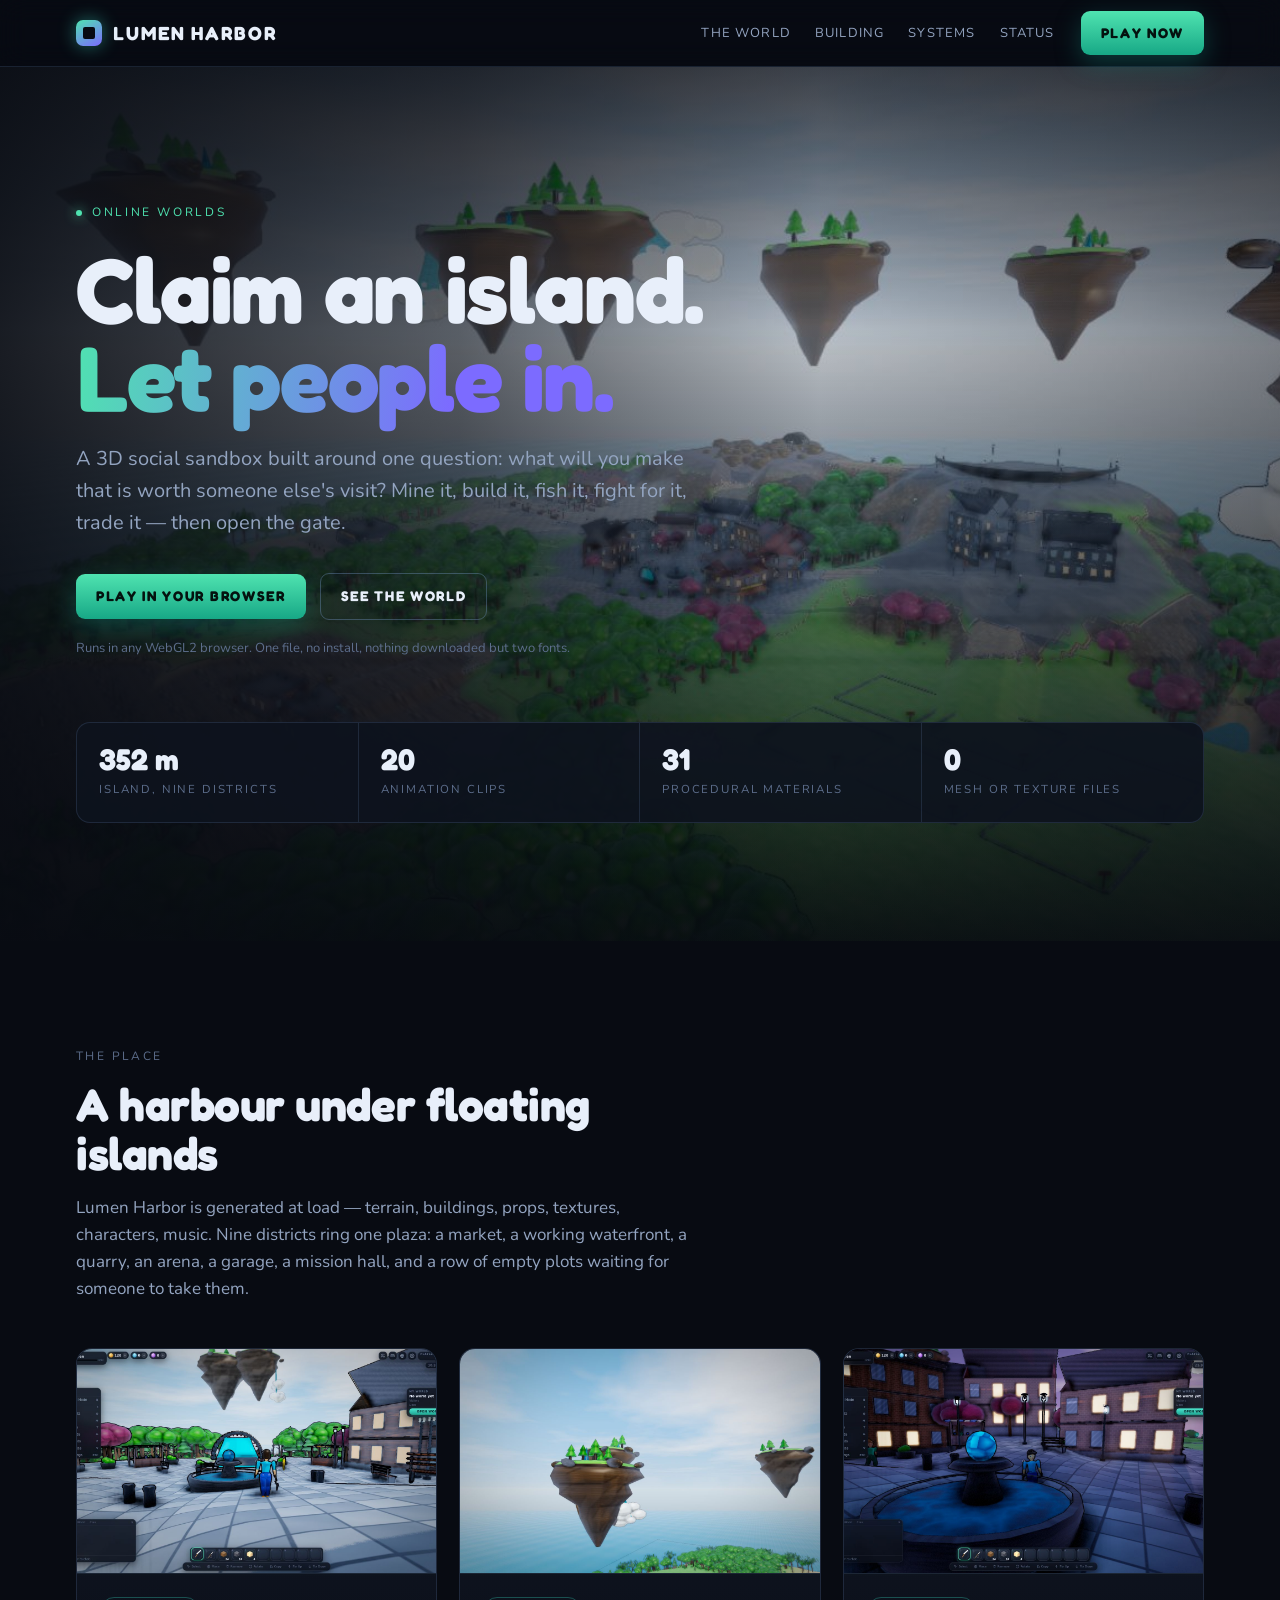
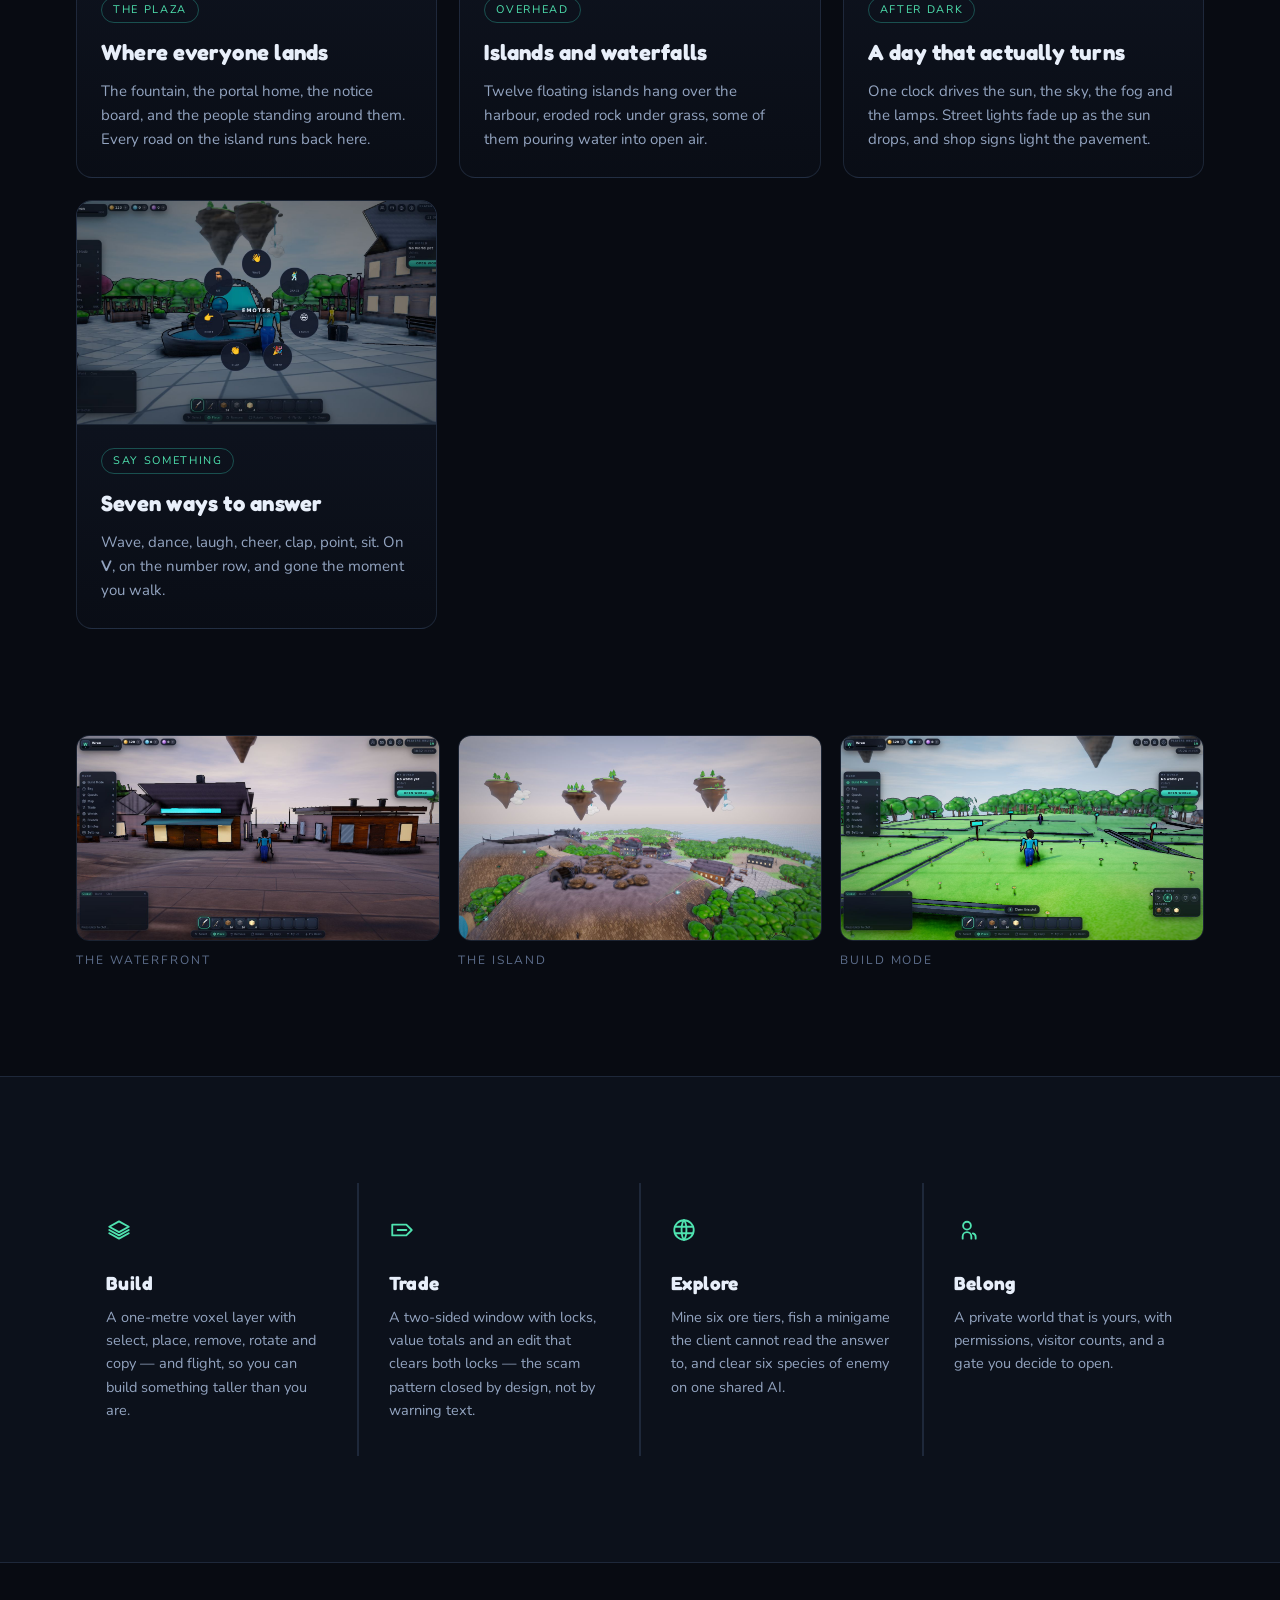
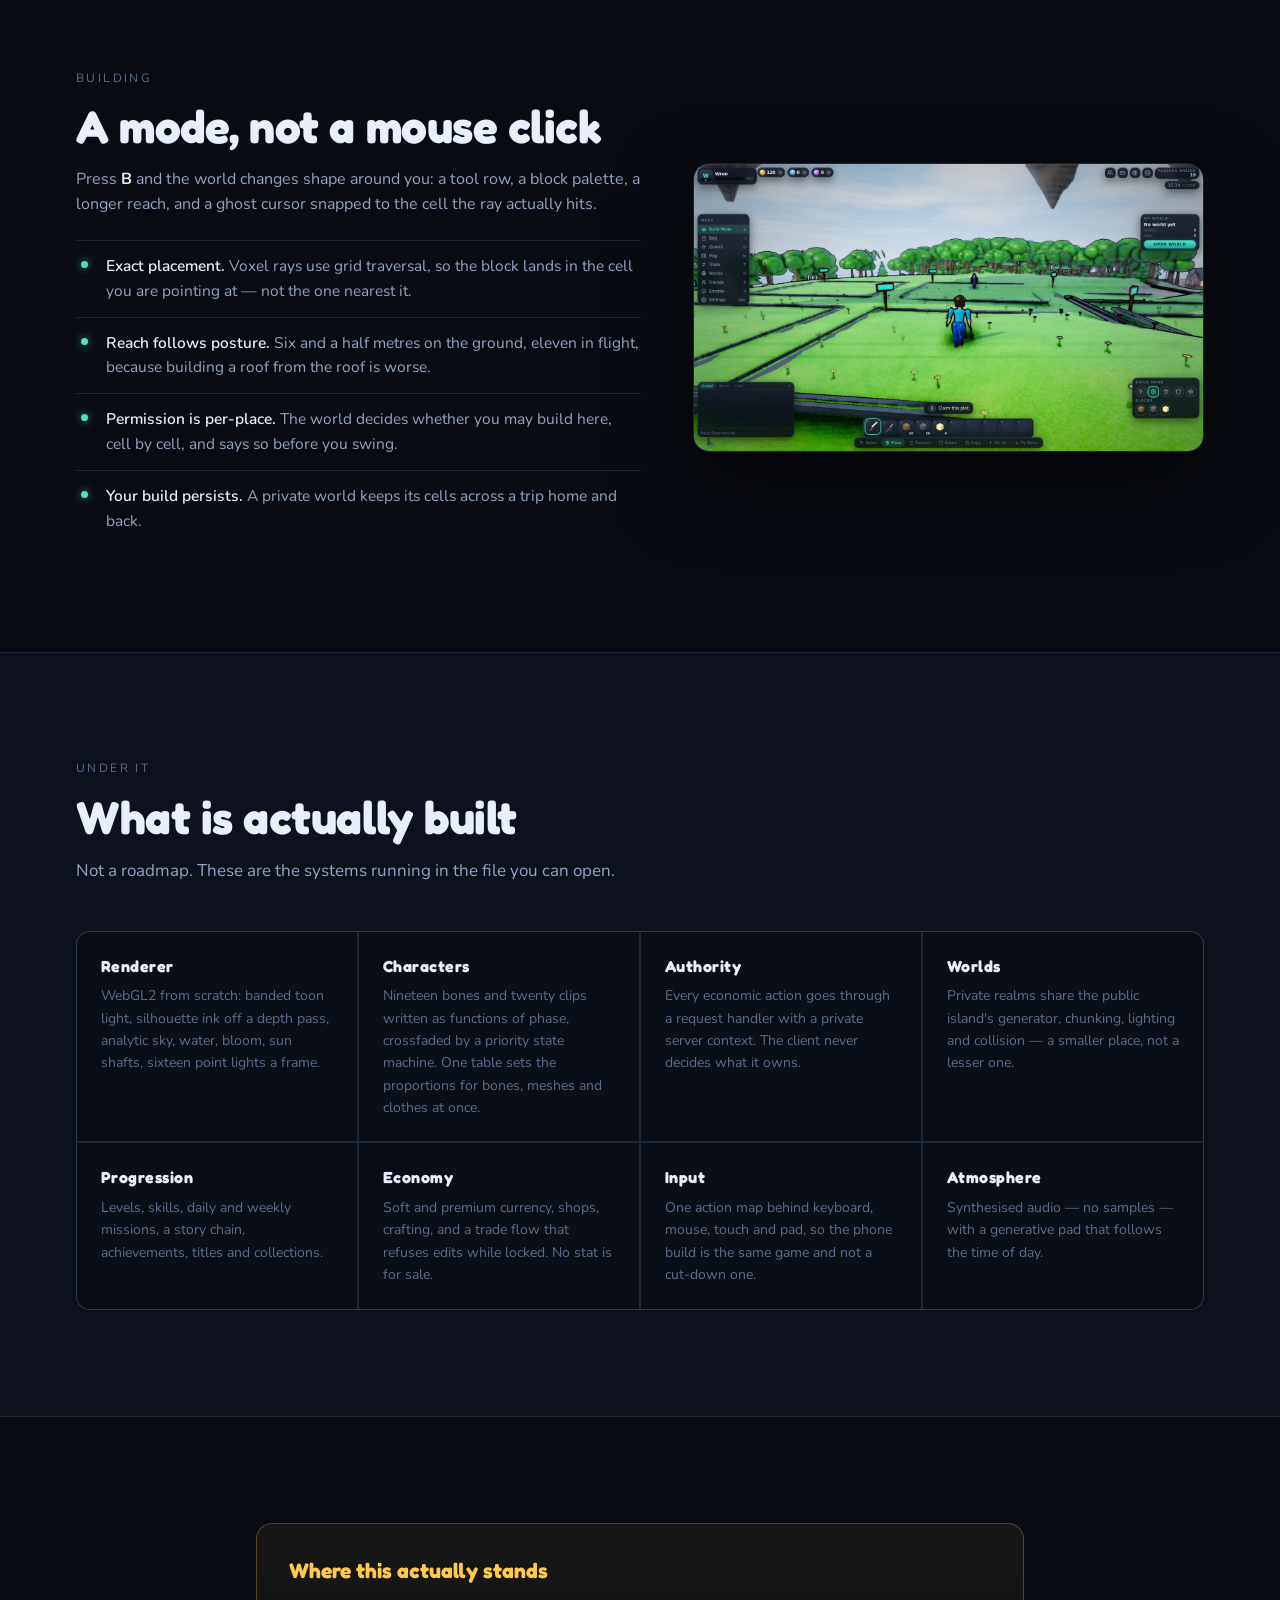
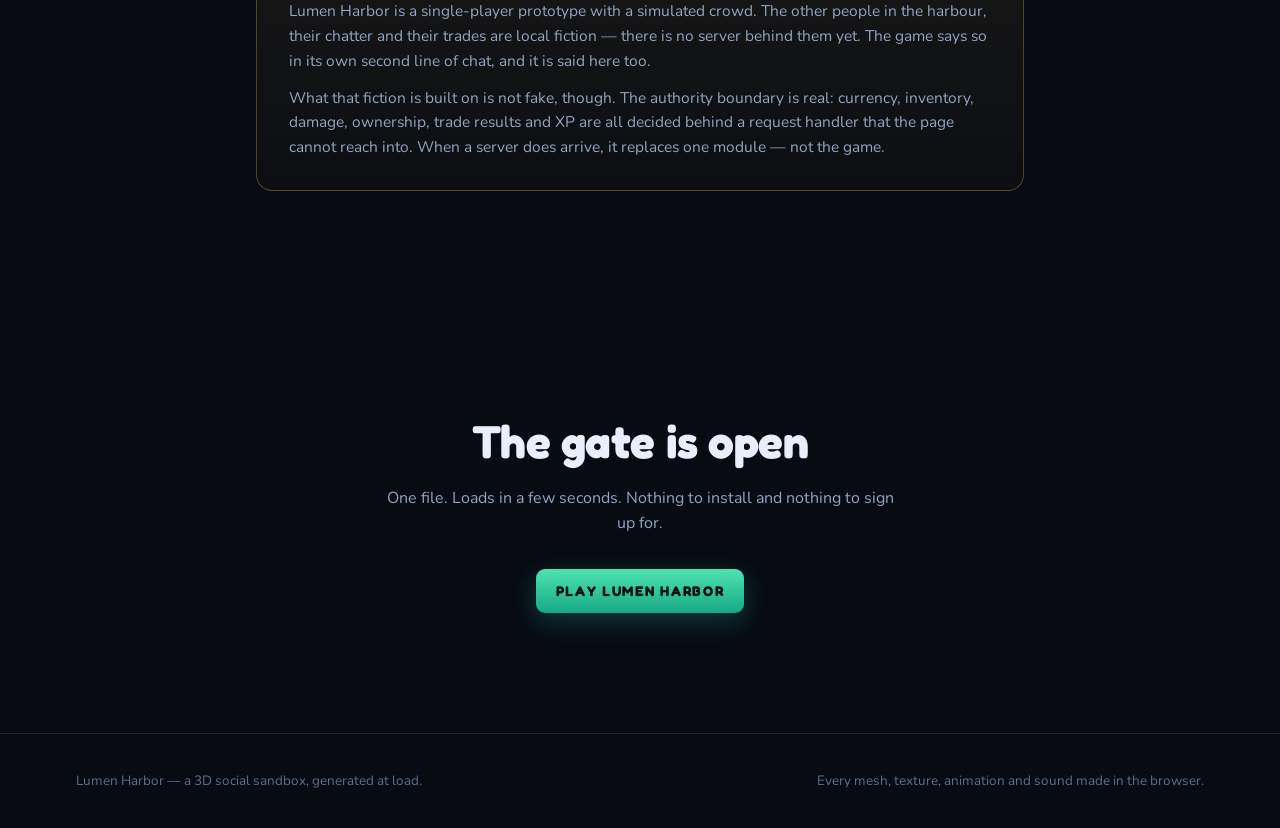
<file: site/index.html>
<!doctype html>
<html lang="en">
<head>
<meta charset="utf-8">
<meta name="viewport" content="width=device-width,initial-scale=1">
<title>Lumen Harbor — Online Worlds</title>
<meta name="description" content="A 3D social sandbox MMO. Claim an island, build what you like, and let people in.">
<link rel="preconnect" href="https://fonts.googleapis.com">
<link rel="preconnect" href="https://fonts.gstatic.com" crossorigin>
<link href="https://fonts.googleapis.com/css2?family=Fredoka:wght@400;500;600;700&family=Nunito:wght@400;600;700;800&display=swap" rel="stylesheet">
<style>
:root{
  --bg:#080B12;
  --bg2:#0C111B;
  --panel:rgba(14,19,30,.92);
  --panel2:rgba(20,27,42,.88);
  --line:rgba(126,160,216,.16);
  --line2:rgba(126,160,216,.34);
  --ink:#E8EFFA;
  --ink2:#93A4C0;
  --ink3:#5D6E8C;
  --acc:#4FE3B0;
  --acc2:#17A886;
  --gold:#FFC94D;
  --violet:#7C6BFF;
  --ui:'Nunito','Segoe UI',system-ui,sans-serif;
  --disp:'Fredoka','Nunito','Segoe UI',system-ui,sans-serif;
  --maxw:1180px;
}
*{box-sizing:border-box}
html{scroll-behavior:smooth}
body{
  margin:0;background:var(--bg);color:var(--ink);
  font-family:var(--ui);font-size:16px;line-height:1.6;
  -webkit-font-smoothing:antialiased;
  overflow-x:hidden;
}
img{display:block;max-width:100%}
a{color:inherit;text-decoration:none}
.wrap{max-width:var(--maxw);margin:0 auto;padding:0 26px}

/* ---------------- nav ---------------- */
.nav{
  position:sticky;top:0;z-index:40;
  background:rgba(8,11,18,.72);
  backdrop-filter:blur(14px);
  border-bottom:1px solid var(--line);
}
.nav .wrap{display:flex;align-items:center;gap:26px;height:66px}
.mark{display:flex;align-items:center;gap:11px;font-family:var(--disp);
  font-weight:700;font-size:19px;letter-spacing:.10em;text-transform:uppercase}
.glyph{
  width:26px;height:26px;border-radius:7px;flex:none;
  background:linear-gradient(150deg,var(--acc),var(--violet));
  box-shadow:0 0 18px rgba(59,224,200,.45);
  position:relative;
}
.glyph::after{
  content:"";position:absolute;inset:7px;border-radius:2px;
  background:var(--bg);
}
.nav nav{display:flex;gap:24px;margin-left:auto;
  font-size:13px;letter-spacing:.09em;text-transform:uppercase;color:var(--ink2)}
.nav nav a:hover{color:var(--acc)}
.cta{
  display:inline-flex;align-items:center;gap:9px;
  padding:11px 20px;border-radius:9px;
  font-family:var(--disp);font-weight:700;font-size:14px;
  letter-spacing:.12em;text-transform:uppercase;
  background:linear-gradient(180deg,var(--acc),var(--acc2));
  color:#04120F;border:0;cursor:pointer;
  box-shadow:0 8px 26px rgba(21,156,137,.34);
  transition:transform .15s ease, box-shadow .15s ease;
}
.cta:hover{transform:translateY(-2px);box-shadow:0 12px 34px rgba(21,156,137,.46)}
.cta.ghost{
  background:transparent;color:var(--ink);
  border:1px solid var(--line2);box-shadow:none;
}
.cta.ghost:hover{border-color:var(--acc);color:var(--acc);box-shadow:none}

/* ---------------- hero ---------------- */
.hero{position:relative;isolation:isolate;overflow:hidden}
.hero .shot{
  position:absolute;inset:0;z-index:-2;
  background:#0A0E16 center/cover no-repeat;
  transform:scale(1.04);
}
.hero::after{
  content:"";position:absolute;inset:0;z-index:-1;
  background:
    linear-gradient(90deg, rgba(8,11,18,.90) 0%, rgba(8,11,18,.58) 36%,
                          rgba(8,11,18,.10) 64%, rgba(8,11,18,.34) 100%),
    linear-gradient(180deg, rgba(8,11,18,.66) 0%, rgba(8,11,18,.04) 30%, rgba(8,11,18,.94) 100%);
}
.hero .wrap{padding-top:132px;padding-bottom:118px}
.eyebrow{
  display:inline-flex;align-items:center;gap:10px;
  font-size:12px;letter-spacing:.22em;text-transform:uppercase;
  color:var(--acc);margin-bottom:22px;
}
.eyebrow i{width:6px;height:6px;border-radius:50%;background:var(--acc);
  box-shadow:0 0 12px var(--acc);font-style:normal}
h1{
  font-family:var(--disp);font-weight:700;
  font-size:clamp(46px,8.2vw,92px);line-height:.96;
  letter-spacing:-.015em;margin:0 0 22px;max-width:14ch;
}
h1 span{
  background:linear-gradient(100deg,var(--acc),var(--violet) 70%);
  -webkit-background-clip:text;background-clip:text;color:transparent;
}
.lede{font-size:clamp(17px,2vw,20px);color:var(--ink2);max-width:54ch;margin:0 0 34px}
.btns{display:flex;flex-wrap:wrap;gap:14px;align-items:center}
.note{font-size:13px;color:var(--ink3);margin-top:18px}

.stats{
  display:flex;flex-wrap:wrap;gap:0;margin-top:64px;
  border:1px solid var(--line);border-radius:14px;
  background:var(--panel);overflow:hidden;
}
.stats div{
  flex:1 1 150px;padding:20px 22px;
  border-right:1px solid var(--line);
}
.stats div:last-child{border-right:0}
.stats b{display:block;font-family:var(--disp);font-size:30px;line-height:1.1;color:var(--ink)}
.stats span{font-size:11.5px;letter-spacing:.16em;text-transform:uppercase;color:var(--ink3)}

/* ---------------- sections ---------------- */
section{padding:106px 0;position:relative;scroll-margin-top:66px}
.sect-head{max-width:62ch;margin-bottom:46px}
h2{
  font-family:var(--disp);font-weight:700;
  font-size:clamp(30px,4.4vw,46px);line-height:1.06;letter-spacing:-.01em;
  margin:0 0 16px;
}
.sect-head p{color:var(--ink2);margin:0;font-size:17px}
.kicker{
  font-size:12px;letter-spacing:.2em;text-transform:uppercase;
  color:var(--ink3);margin-bottom:14px;
}

.rail{display:grid;grid-template-columns:repeat(auto-fit,minmax(290px,1fr));gap:22px}
.card{
  border:1px solid var(--line);border-radius:16px;
  background:linear-gradient(180deg,var(--panel2),rgba(10,14,22,.94));
  overflow:hidden;display:flex;flex-direction:column;
  transition:border-color .2s ease, transform .2s ease;
}
.card:hover{border-color:var(--line2);transform:translateY(-3px)}
.card .pic{aspect-ratio:16/10;background:#0A0E16 center/cover no-repeat;
  border-bottom:1px solid var(--line)}
.card .body{padding:22px 24px 26px}
.card h3{font-family:var(--disp);font-size:22px;margin:0 0 9px;letter-spacing:.01em}
.card p{margin:0;color:var(--ink2);font-size:15px}
.tag{
  display:inline-block;margin-bottom:12px;
  font-size:11px;letter-spacing:.15em;text-transform:uppercase;
  color:var(--acc);border:1px solid rgba(59,224,200,.3);
  border-radius:999px;padding:3px 11px;
}

/* strip */
.strip{display:grid;grid-template-columns:repeat(auto-fit,minmax(250px,1fr));gap:18px}
.strip figure{margin:0}
.strip img{border:1px solid var(--line);border-radius:13px;width:100%}
.strip figcaption{margin-top:10px;font-size:12px;letter-spacing:.16em;
  text-transform:uppercase;color:var(--ink3)}

/* pillars */
.pillars{border-top:1px solid var(--line);border-bottom:1px solid var(--line);
  background:var(--bg2)}
.pgrid{display:grid;grid-template-columns:repeat(auto-fit,minmax(230px,1fr));gap:2px;
  background:var(--line)}
.pgrid > div{background:var(--bg2);padding:34px 30px}
.pgrid svg{width:26px;height:26px;stroke:var(--acc);fill:none;
  stroke-width:1.7;stroke-linecap:round;stroke-linejoin:round;margin-bottom:16px}
.pgrid h4{font-family:var(--disp);font-size:19px;margin:0 0 8px;letter-spacing:.02em}
.pgrid p{margin:0;color:var(--ink2);font-size:14.5px}

/* wide feature */
.wide{display:grid;grid-template-columns:1.05fr .95fr;gap:52px;align-items:center}
.wide .pic{
  border:1px solid var(--line);border-radius:16px;overflow:hidden;
  box-shadow:0 30px 80px rgba(0,0,0,.55);
}
.wide ul{margin:22px 0 0;padding:0;list-style:none}
.wide li{
  padding:13px 0 13px 30px;border-top:1px solid var(--line);
  color:var(--ink2);font-size:15.5px;position:relative;
}
.wide li::before{
  content:"";position:absolute;left:5px;top:20px;
  width:7px;height:7px;border-radius:50%;background:var(--acc);
  box-shadow:0 0 10px rgba(59,224,200,.7);
}
.wide li b{color:var(--ink);font-weight:600}

/* systems table */
.systems{display:grid;grid-template-columns:repeat(auto-fit,minmax(250px,1fr));gap:2px;
  background:var(--line);border:1px solid var(--line);border-radius:14px;overflow:hidden}
.systems > div{background:#0A0E17;padding:22px 24px}
.systems h5{margin:0 0 6px;font-family:var(--disp);font-size:16px;letter-spacing:.03em}
.systems p{margin:0;font-size:14px;color:var(--ink3)}

/* honesty panel */
.level{
  border:1px solid rgba(245,196,81,.28);
  background:linear-gradient(180deg,rgba(245,196,81,.07),rgba(245,196,81,.02));
  border-radius:16px;padding:30px 32px;
}
.level h3{font-family:var(--disp);font-size:21px;margin:0 0 12px;color:var(--gold)}
.level p{margin:0 0 12px;color:var(--ink2);font-size:15.5px}
.level p:last-child{margin-bottom:0}

/* closing */
.close{text-align:center;padding:120px 0}
.close h2{max-width:18ch;margin:0 auto 20px}
.close p{color:var(--ink2);max-width:52ch;margin:0 auto 32px}
.close .btns{justify-content:center}

footer{border-top:1px solid var(--line);padding:36px 0;color:var(--ink3);font-size:13.5px}
footer .wrap{display:flex;flex-wrap:wrap;gap:18px;align-items:center;justify-content:space-between}

@media (max-width:820px){
  .wide{grid-template-columns:1fr;gap:34px}
  .hero .wrap{padding-top:88px;padding-bottom:78px}
  section{padding:76px 0}
  .nav nav{display:none}
}
</style>
</head>
<body>

<header class="nav">
  <div class="wrap">
    <a class="mark" href="#top"><i class="glyph"></i>Lumen Harbor</a>
    <nav>
      <a href="#world">The world</a>
      <a href="#build">Building</a>
      <a href="#systems">Systems</a>
      <a href="#truth">Status</a>
    </nav>
    <a class="cta" href="../game/lumen-harbor.html">Play now</a>
  </div>
</header>

<div class="hero" id="top">
  <div class="shot" style="background-image:url('shots/heroB.jpg')"></div>
  <div class="wrap">
    <div class="eyebrow"><i></i>Online worlds</div>
    <h1>Claim an island.<br><span>Let people in.</span></h1>
    <p class="lede">
      A 3D social sandbox built around one question: what will you make that
      is worth someone else's visit? Mine it, build it, fish it, fight for it,
      trade it — then open the gate.
    </p>
    <div class="btns">
      <a class="cta" href="../game/lumen-harbor.html">Play in your browser</a>
      <a class="cta ghost" href="#world">See the world</a>
    </div>
    <p class="note">Runs in any WebGL2 browser. One file, no install, nothing downloaded but two fonts.</p>

    <div class="stats">
      <div><b>352 m</b><span>Island, nine districts</span></div>
      <div><b>20</b><span>Animation clips</span></div>
      <div><b>31</b><span>Procedural materials</span></div>
      <div><b>0</b><span>Mesh or texture files</span></div>
    </div>
  </div>
</div>

<section id="world">
  <div class="wrap">
    <div class="sect-head">
      <div class="kicker">The place</div>
      <h2>A harbour under floating islands</h2>
      <p>
        Lumen Harbor is generated at load — terrain, buildings, props, textures,
        characters, music. Nine districts ring one plaza: a market, a working
        waterfront, a quarry, an arena, a garage, a mission hall, and a row of
        empty plots waiting for someone to take them.
      </p>
    </div>
    <div class="rail">
      <div class="card">
        <div class="pic" style="background-image:url('shots/plaza.jpg')"></div>
        <div class="body">
          <span class="tag">The plaza</span>
          <h3>Where everyone lands</h3>
          <p>The fountain, the portal home, the notice board, and the people
             standing around them. Every road on the island runs back here.</p>
        </div>
      </div>
      <div class="card">
        <div class="pic" style="background-image:url('shots/isles.jpg')"></div>
        <div class="body">
          <span class="tag">Overhead</span>
          <h3>Islands and waterfalls</h3>
          <p>Twelve floating islands hang over the harbour, eroded rock under
             grass, some of them pouring water into open air.</p>
        </div>
      </div>
      <div class="card">
        <div class="pic" style="background-image:url('shots/night.jpg')"></div>
        <div class="body">
          <span class="tag">After dark</span>
          <h3>A day that actually turns</h3>
          <p>One clock drives the sun, the sky, the fog and the lamps. Street
             lights fade up as the sun drops, and shop signs light the pavement.</p>
        </div>
      </div>
      <div class="card">
        <div class="pic" style="background-image:url('shots/emotes.jpg')"></div>
        <div class="body">
          <span class="tag">Say something</span>
          <h3>Seven ways to answer</h3>
          <p>Wave, dance, laugh, cheer, clap, point, sit. On <b>V</b>, on the
             number row, and gone the moment you walk.</p>
        </div>
      </div>
    </div>
  </div>
</section>

<section style="padding-top:0">
  <div class="wrap">
    <div class="strip">
      <figure><img src="shots/harbour.jpg" alt="The waterfront at dusk" loading="lazy"><figcaption>The waterfront</figcaption></figure>
      <figure><img src="shots/hero.jpg" alt="The island in morning light" loading="lazy"><figcaption>The island</figcaption></figure>
      <figure><img src="shots/build.jpg" alt="Build mode" loading="lazy"><figcaption>Build mode</figcaption></figure>
    </div>
  </div>
</section>

<section class="pillars">
  <div class="wrap">
    <div class="pgrid">
      <div>
        <svg viewBox="0 0 24 24"><path d="M3 9l9-5 9 5-9 5-9-5z"/><path d="M3 15l9 5 9-5"/><path d="M3 12l9 5 9-5"/></svg>
        <h4>Build</h4>
        <p>A one-metre voxel layer with select, place, remove, rotate and copy —
           and flight, so you can build something taller than you are.</p>
      </div>
      <div>
        <svg viewBox="0 0 24 24"><path d="M3 7h13l5 5-5 5H3z"/><path d="M8 12h8"/></svg>
        <h4>Trade</h4>
        <p>A two-sided window with locks, value totals and an edit that clears
           both locks — the scam pattern closed by design, not by warning text.</p>
      </div>
      <div>
        <svg viewBox="0 0 24 24"><circle cx="12" cy="12" r="9"/><path d="M12 3c3 3.6 3 14.4 0 18"/><path d="M12 3c-3 3.6-3 14.4 0 18"/><path d="M3.5 9h17M3.5 15h17"/></svg>
        <h4>Explore</h4>
        <p>Mine six ore tiers, fish a minigame the client cannot read the answer
           to, and clear six species of enemy on one shared AI.</p>
      </div>
      <div>
        <svg viewBox="0 0 24 24"><path d="M16 20v-2a4 4 0 0 0-8 0v2"/><circle cx="12" cy="8" r="3.6"/><path d="M20 20v-1.6a3.4 3.4 0 0 0-2.6-3.3"/></svg>
        <h4>Belong</h4>
        <p>A private world that is yours, with permissions, visitor counts, and a
           gate you decide to open.</p>
      </div>
    </div>
  </div>
</section>

<section id="build">
  <div class="wrap">
    <div class="wide">
      <div>
        <div class="kicker">Building</div>
        <h2>A mode, not a mouse click</h2>
        <p style="color:var(--ink2);margin:0">
          Press <b style="color:var(--ink)">B</b> and the world changes shape around you:
          a tool row, a block palette, a longer reach, and a ghost cursor snapped
          to the cell the ray actually hits.
        </p>
        <ul>
          <li><b>Exact placement.</b> Voxel rays use grid traversal, so the block
              lands in the cell you are pointing at — not the one nearest it.</li>
          <li><b>Reach follows posture.</b> Six and a half metres on the ground,
              eleven in flight, because building a roof from the roof is worse.</li>
          <li><b>Permission is per-place.</b> The world decides whether you may
              build here, cell by cell, and says so before you swing.</li>
          <li><b>Your build persists.</b> A private world keeps its cells across
              a trip home and back.</li>
        </ul>
      </div>
      <div class="pic"><img src="shots/build.jpg" alt="Build mode over a row of empty plots" loading="lazy"></div>
    </div>
  </div>
</section>

<section id="systems" style="background:var(--bg2);border-top:1px solid var(--line);border-bottom:1px solid var(--line)">
  <div class="wrap">
    <div class="sect-head">
      <div class="kicker">Under it</div>
      <h2>What is actually built</h2>
      <p>Not a roadmap. These are the systems running in the file you can open.</p>
    </div>
    <div class="systems">
      <div><h5>Renderer</h5><p>WebGL2 from scratch: banded toon light, silhouette ink off a depth pass, analytic sky, water, bloom, sun shafts, sixteen point lights a frame.</p></div>
      <div><h5>Characters</h5><p>Nineteen bones and twenty clips written as functions of phase, crossfaded by a priority state machine. One table sets the proportions for bones, meshes and clothes at once.</p></div>
      <div><h5>Authority</h5><p>Every economic action goes through a request handler with a private server context. The client never decides what it owns.</p></div>
      <div><h5>Worlds</h5><p>Private realms share the public island's generator, chunking, lighting and collision — a smaller place, not a lesser one.</p></div>
      <div><h5>Progression</h5><p>Levels, skills, daily and weekly missions, a story chain, achievements, titles and collections.</p></div>
      <div><h5>Economy</h5><p>Soft and premium currency, shops, crafting, and a trade flow that refuses edits while locked. No stat is for sale.</p></div>
      <div><h5>Input</h5><p>One action map behind keyboard, mouse, touch and pad, so the phone build is the same game and not a cut-down one.</p></div>
      <div><h5>Atmosphere</h5><p>Synthesised audio — no samples — with a generative pad that follows the time of day.</p></div>
    </div>
  </div>
</section>

<section id="truth">
  <div class="wrap" style="max-width:820px">
    <div class="level">
      <h3>Where this actually stands</h3>
      <p>
        Lumen Harbor is a single-player prototype with a simulated crowd. The
        other people in the harbour, their chatter and their trades are local
        fiction — there is no server behind them yet. The game says so in its own
        second line of chat, and it is said here too.
      </p>
      <p>
        What that fiction is built on is not fake, though. The authority boundary
        is real: currency, inventory, damage, ownership, trade results and XP are
        all decided behind a request handler that the page cannot reach into. When
        a server does arrive, it replaces one module — not the game.
      </p>
    </div>
  </div>
</section>

<div class="close">
  <div class="wrap">
    <h2>The gate is open</h2>
    <p>One file. Loads in a few seconds. Nothing to install and nothing to sign up for.</p>
    <div class="btns"><a class="cta" href="../game/lumen-harbor.html">Play Lumen Harbor</a></div>
  </div>
</div>

<footer>
  <div class="wrap">
    <span>Lumen Harbor — a 3D social sandbox, generated at load.</span>
    <span>Every mesh, texture, animation and sound made in the browser.</span>
  </div>
</footer>

</body>
</html>
</file>
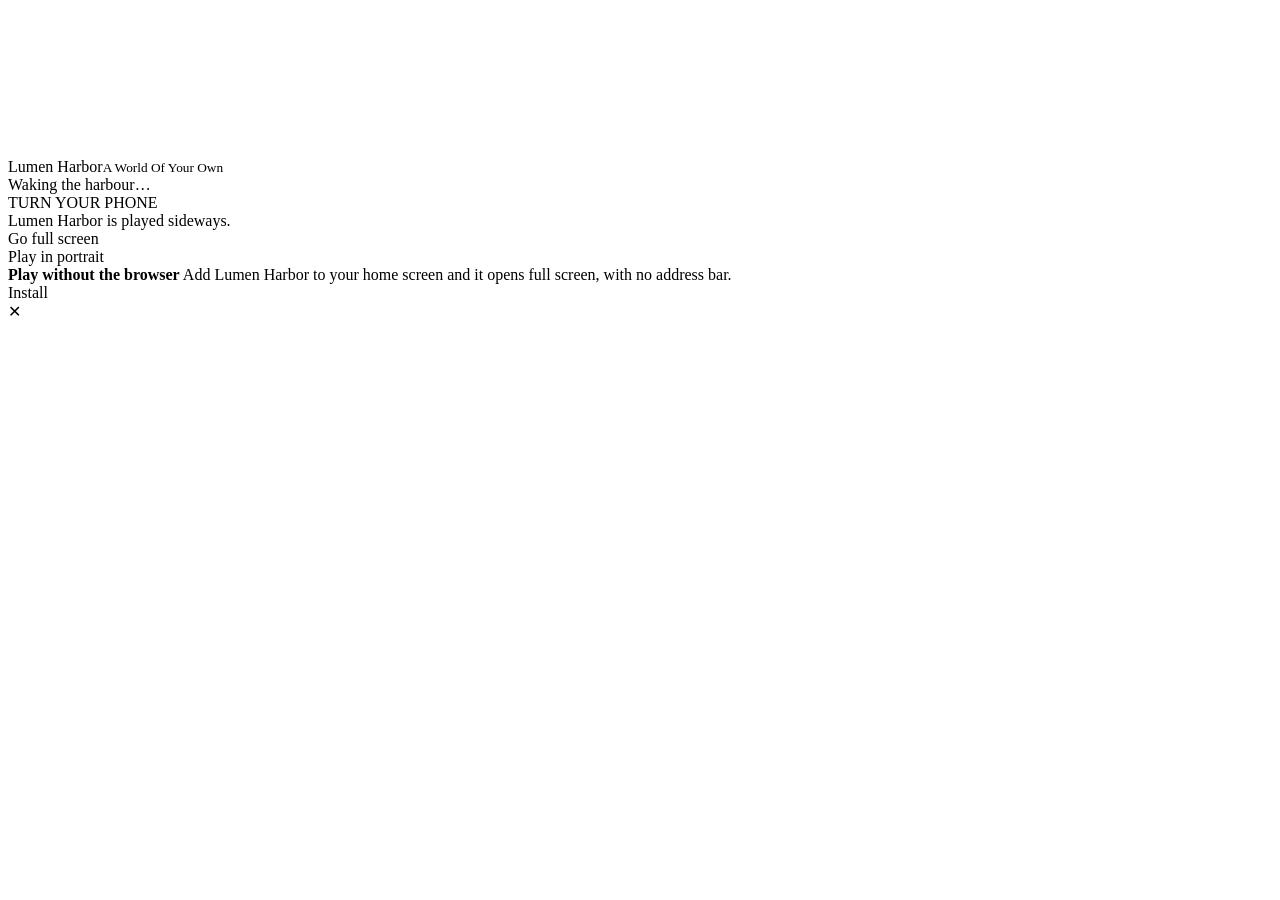
<file: src/shell/01-body.html>
</style>
</head>
<body>

<div id="app">
  <canvas id="gl"></canvas>

  <div id="hud"></div>

  <div id="boot">
    <div class="brand">Lumen Harbor<small>A World Of Your Own</small></div>
    <div class="bootbar"><i id="bootfill"></i></div>
    <div class="boottip" id="boottip">Waking the harbour…</div>
  </div>

  <div id="front"><div class="veil"></div><div class="pane" id="frontpane"></div></div>

  <!-- Landscape is not a preference here, it is the only way the game
       is played. Where the platform lets a page lock the orientation we
       lock it and this is never seen; where it does not — an iPhone in
       Safari, a page inside an iframe — this is the whole screen until
       the phone is turned, and the frame loop is stopped behind it. -->
  <div id="rotate"><div class="ph"></div>
    <div class="rtitle">TURN YOUR PHONE</div>
    <div class="rsub">Lumen Harbor is played sideways.</div>
    <div class="dismiss" id="rotatego">Go full screen</div>
    <div class="dismiss ghost" id="rotateok">Play in portrait</div>
  </div>

  <!-- Offered on a phone once, and never again after it is answered:
       install for a full screen with no browser in it, or go fullscreen
       here and now if the platform will not install. -->
  <div class="getapp" id="getapp">
    <div class="txt"><b>Play without the browser</b>
      <span id="getappwhy">Add Lumen Harbor to your home screen and it opens
      full screen, with no address bar.</span></div>
    <div class="go" id="getappgo">Install</div>
    <div class="no" id="getappno">✕</div>
  </div>
</div>

<script>
</file>
